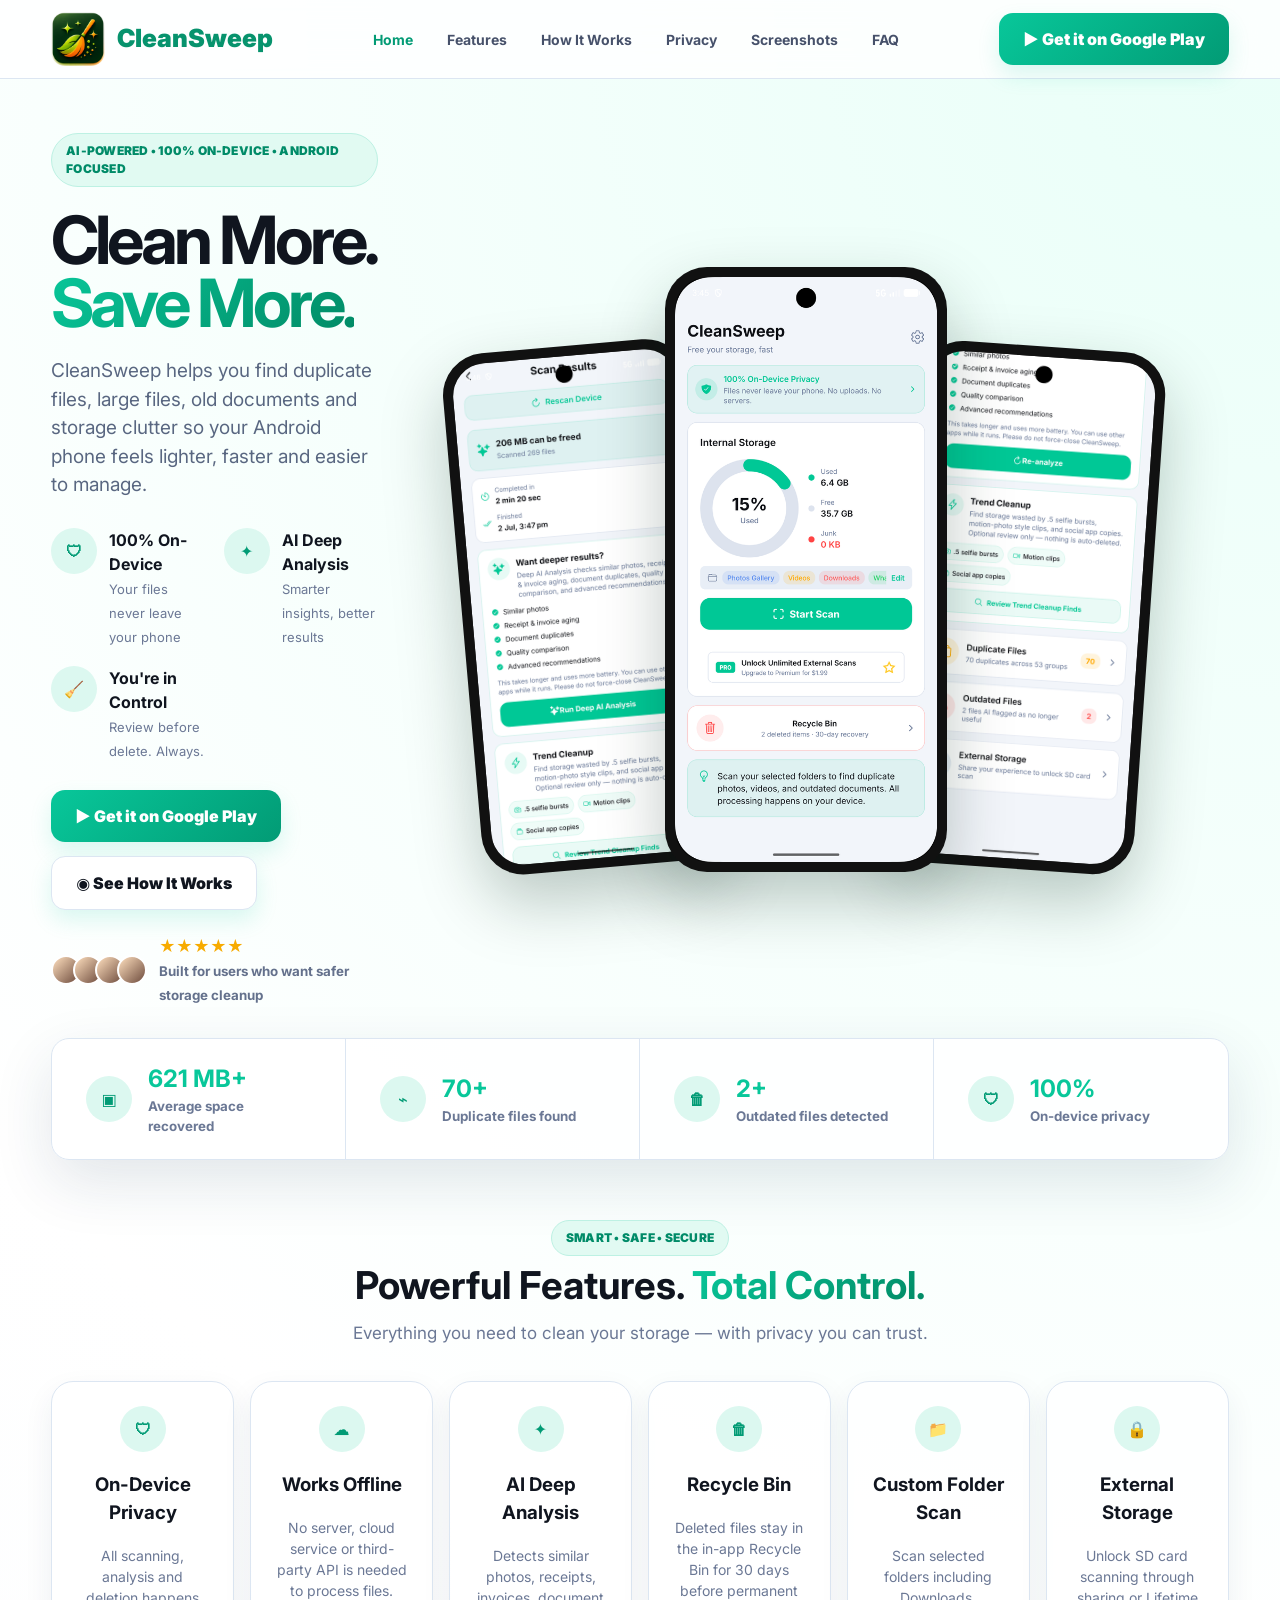
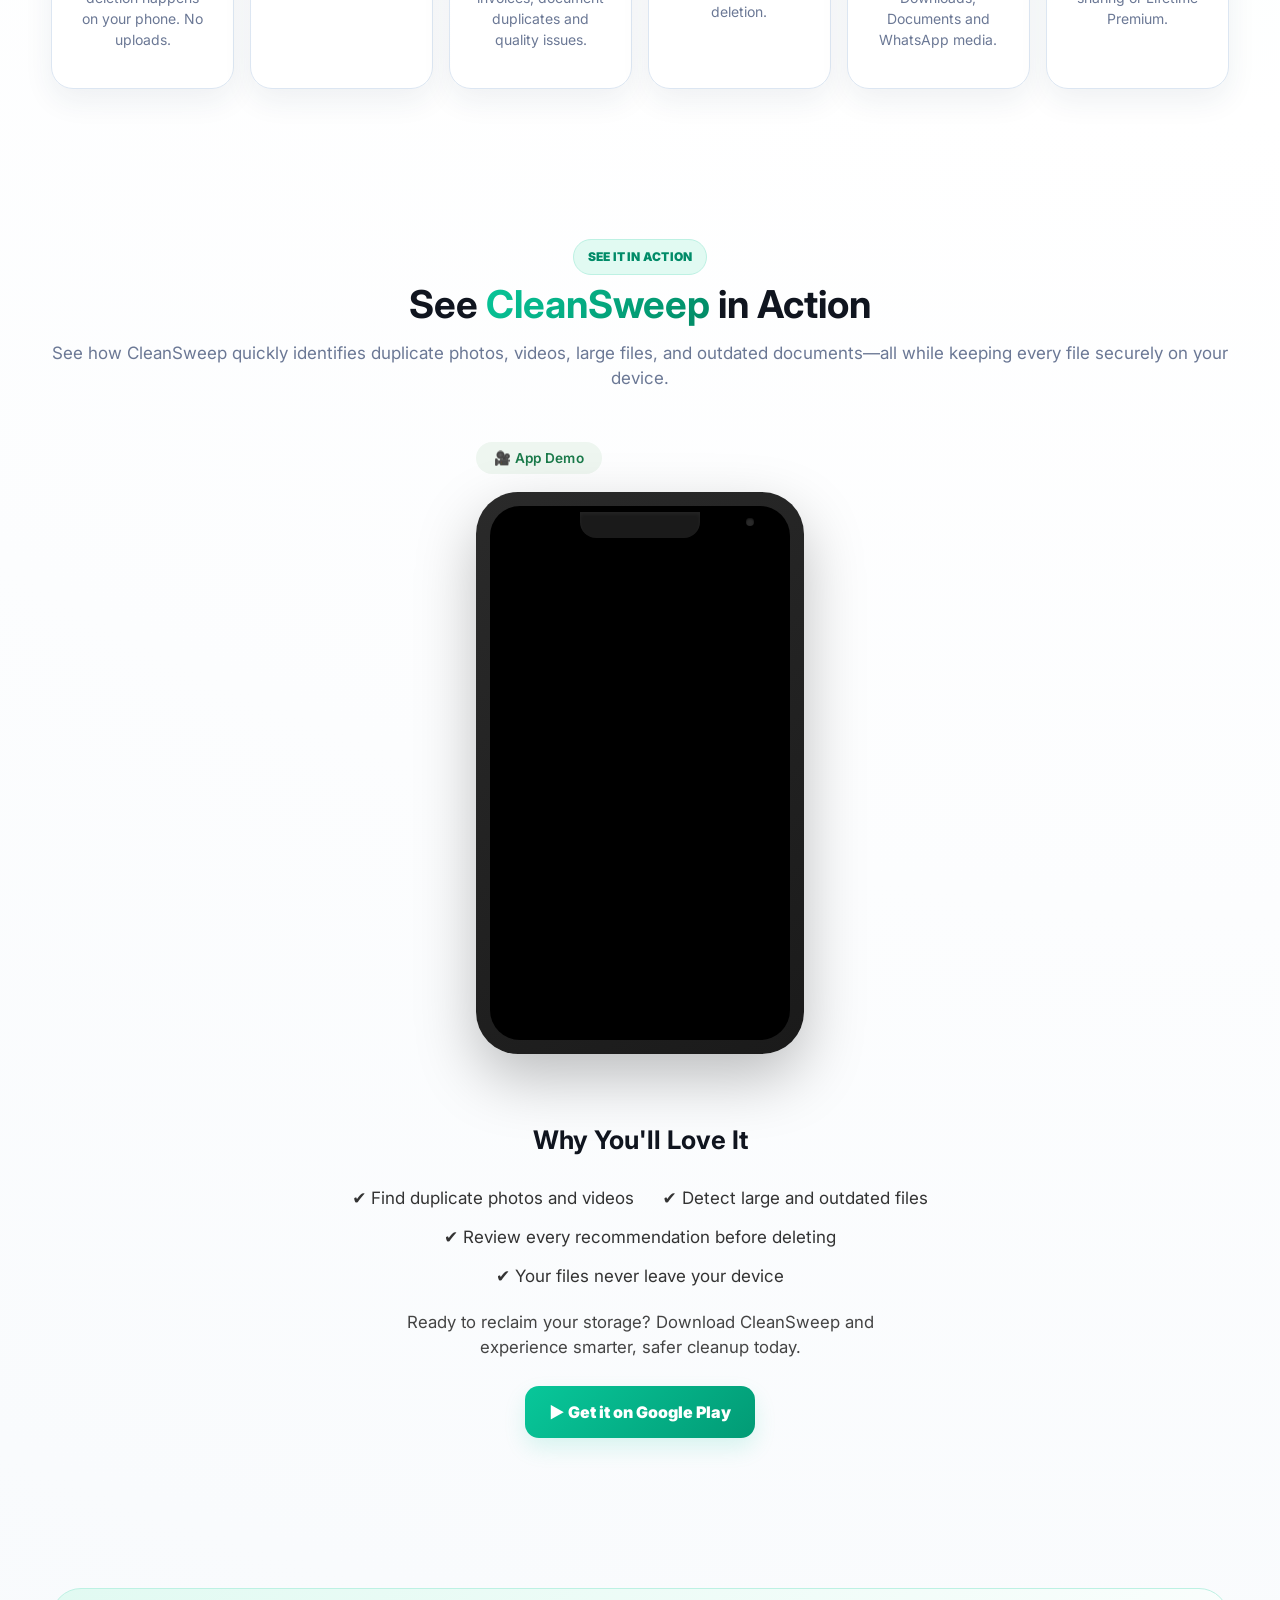
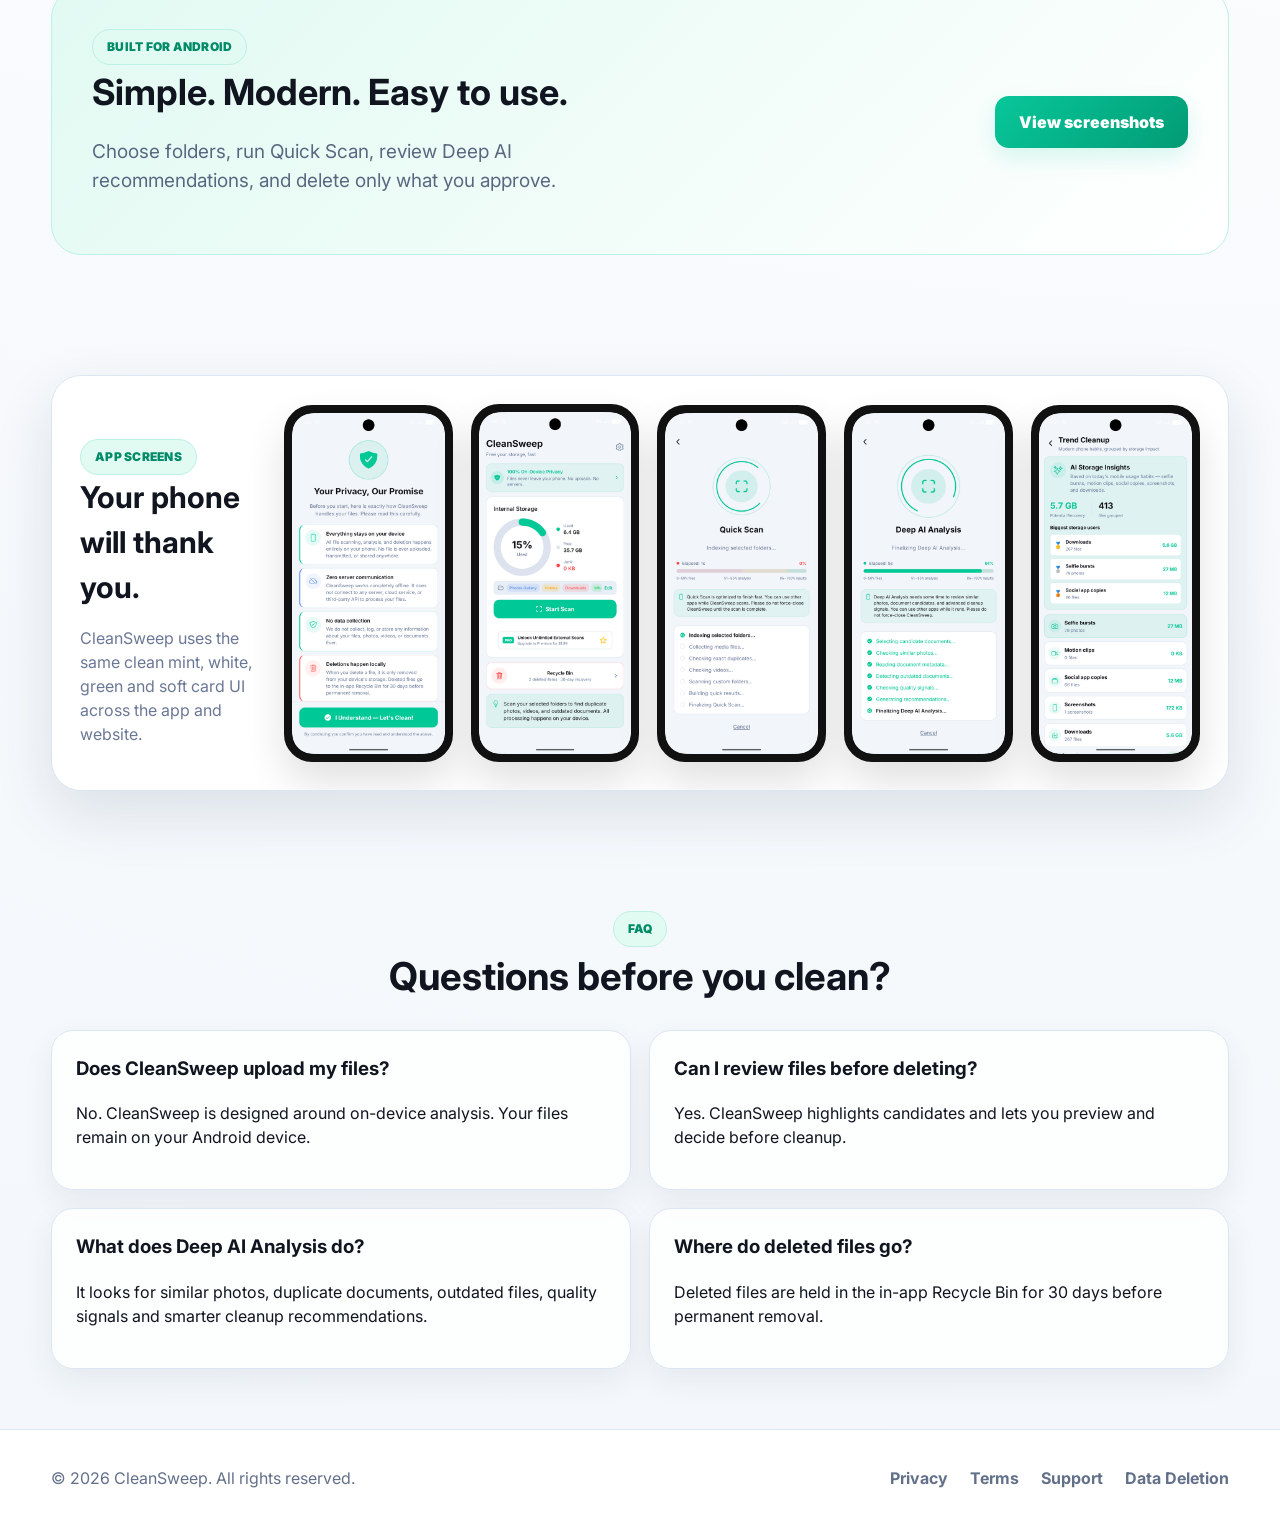
<file: index.html>
<!doctype html>
<html lang="en">
<head>
  <meta charset="utf-8">
  <meta name="viewport" content="width=device-width,initial-scale=1">
  <title>CleanSweep — AI-powered Android storage cleaner</title>
  <meta name="description" content="CleanSweep helps Android users find duplicate files, outdated documents, large files, and storage clutter with 100% on-device privacy.">
  <link rel="icon" href="assets/favicon.png">
  <link rel="preconnect" href="https://fonts.googleapis.com">
  <link rel="preconnect" href="https://fonts.gstatic.com" crossorigin>
  <link href="https://fonts.googleapis.com/css2?family=Inter:wght@400;600;700;800;900&display=swap" rel="stylesheet">
  <link rel="stylesheet" href="assets/styles.css">

  <!-- ============================================================
       DEMO VIDEO SECTION STYLES – move these to assets/styles.css
       ============================================================ -->
  <style>
    /* ----------------------------
       Demo Video Section
    ---------------------------- */
    .demo-section {
      padding-top: 90px;
      padding-bottom: 90px;
    }

    .demo-card {
      display: flex;
      flex-direction: column;
      align-items: center;
      margin-top: 50px;
      gap: 30px;
    }

    /* phone frame wrapper */
    .demo-phone-frame {
      position: relative;
      max-width: 340px;
      width: 100%;
      margin: 0 auto;
      border-radius: 42px;
      padding: 14px;
      background: linear-gradient(145deg, #2a2a2a, #1a1a1a);
      box-shadow: 0 24px 60px rgba(0, 0, 0, 0.25);
    }

    /* notch */
    .demo-phone-frame::before {
      content: '';
      position: absolute;
      top: 20px;
      left: 50%;
      transform: translateX(-50%);
      width: 120px;
      height: 26px;
      background: #1a1a1a;
      border-radius: 0 0 16px 16px;
      z-index: 10;
      box-shadow: inset 0 2px 4px rgba(255, 255, 255, 0.05);
    }

    /* camera dot */
    .demo-phone-frame::after {
      content: '';
      position: absolute;
      top: 26px;
      right: 50px;
      width: 8px;
      height: 8px;
      background: #2a2a2a;
      border-radius: 50%;
      z-index: 11;
      box-shadow: inset 0 1px 2px rgba(0, 0, 0, 0.6);
    }

    .demo-phone-screen {
      border-radius: 30px;
      overflow: hidden;
      background: #000;
      aspect-ratio: 9 / 16;
    }

    .demo-phone-screen iframe {
      width: 100%;
      height: 100%;
      border: 0;
      display: block;
    }

    /* badge above video */
    .demo-badge {
      display: inline-block;
      background: #eef6f0;
      color: #1a7a4a;
      font-weight: 600;
      font-size: 0.85rem;
      padding: 6px 18px;
      border-radius: 40px;
      letter-spacing: 0.3px;
      margin-bottom: 18px;
    }

    /* content below video */
    .demo-content {
      max-width: 600px;
      text-align: center;
      margin-top: 12px;
    }

    .demo-content h3 {
      margin-bottom: 18px;
      font-size: 1.6rem;
    }

    .demo-content ul {
      list-style: none;
      padding: 0;
      margin: 25px 0 20px;
      display: flex;
      flex-wrap: wrap;
      justify-content: center;
      gap: 12px 28px;
    }

    .demo-content li {
      font-size: 17px;
      color: #333;
      line-height: 1.6;
    }

    .demo-content .cta-text {
      font-size: 1.05rem;
      color: #444;
      margin: 16px 0 22px;
      max-width: 480px;
      margin-left: auto;
      margin-right: auto;
    }

    .demo-content .btn {
      margin-top: 4px;
    }

    /* mobile tweaks */
    @media (max-width: 600px) {
      .demo-phone-frame {
        max-width: 260px;
        padding: 10px;
        border-radius: 32px;
      }
      .demo-phone-screen {
        border-radius: 22px;
      }
      .demo-phone-frame::before {
        width: 90px;
        height: 20px;
        top: 14px;
      }
      .demo-phone-frame::after {
        top: 20px;
        right: 36px;
        width: 6px;
        height: 6px;
      }
      .demo-content ul {
        flex-direction: column;
        align-items: center;
        gap: 6px;
      }
      .demo-content .cta-text {
        font-size: 0.95rem;
      }
    }
  </style>
</head>
<body>

  <nav class="nav">
    <div class="container nav-inner">
      <a class="brand" href="index.html">
        <img src="assets/cleansweep-logo.png" alt="CleanSweep logo">
        <span>CleanSweep</span>
      </a>
      <div class="nav-links">
        <a class="active" href="index.html">Home</a>
        <a href="#features">Features</a>
        <a href="#how">How It Works</a>
        <a href="privacy.html">Privacy</a>
        <a href="#screenshots">Screenshots</a>
        <a href="#faq">FAQ</a>
      </div>
      <a class="nav-cta" href="#download">▶ Get it on Google Play</a>
      <button class="menu">☰</button>
    </div>
    <div class="mobile-bar">
      <a href="index.html">Home</a>
      <a href="#features">Features</a>
      <a href="privacy.html">Privacy</a>
      <a href="support.html">Support</a>
      <a href="contact.html">Contact</a>
    </div>
  </nav>

  <main>

    <!-- ===== HERO ===== -->
    <section class="hero">
      <div class="container hero-grid">
        <div>
          <span class="pill">AI-powered • 100% on-device • Android focused</span>
          <h1>Clean More.<br><span class="gradient">Save More.</span></h1>
          <p class="lead">CleanSweep helps you find duplicate files, large files, old documents and storage clutter so your Android phone feels lighter, faster and easier to manage.</p>
          <div class="hero-points">
            <div class="point">
              <div class="icon">🛡</div>
              <div><strong>100% On-Device</strong><span>Your files never leave your phone</span></div>
            </div>
            <div class="point">
              <div class="icon">✦</div>
              <div><strong>AI Deep Analysis</strong><span>Smarter insights, better results</span></div>
            </div>
            <div class="point">
              <div class="icon">🧹</div>
              <div><strong>You're in Control</strong><span>Review before delete. Always.</span></div>
            </div>
          </div>
          <div class="actions">
            <a class="btn primary" id="download" href="#">▶ Get it on Google Play</a>
            <a class="btn secondary" href="#how">◉ See How It Works</a>
          </div>
          <div class="rating">
            <div class="avatars"><span></span><span></span><span></span><span></span></div>
            <div>
              <div class="stars">★★★★★</div>
              <small>Built for users who want safer storage cleanup</small>
            </div>
          </div>
        </div>
        <div class="phones">
          <div class="phone one"><img src="assets/screenshots/results.png" alt="CleanSweep scan results screen"></div>
          <div class="phone two"><img src="assets/screenshots/home.png" alt="CleanSweep home screen"></div>
          <div class="phone three"><img src="assets/screenshots/duplicates.png" alt="CleanSweep duplicate files screen"></div>
        </div>
      </div>
    </section>

    <!-- ===== STATISTICS ===== -->
    <div class="container">
      <div class="statbar">
        <div class="stat">
          <div class="icon">▣</div>
          <div><b>621 MB+</b><small>Average space recovered</small></div>
        </div>
        <div class="stat">
          <div class="icon">⌁</div>
          <div><b>70+</b><small>Duplicate files found</small></div>
        </div>
        <div class="stat">
          <div class="icon">🗑</div>
          <div><b>2+</b><small>Outdated files detected</small></div>
        </div>
        <div class="stat">
          <div class="icon">🛡</div>
          <div><b>100%</b><small>On-device privacy</small></div>
        </div>
      </div>
    </div>

    <!-- ===== FEATURES ===== -->
    <section id="features" class="section">
      <div class="container">
        <div class="section-title">
          <span class="pill">Smart • Safe • Secure</span>
          <h2>Powerful Features. <span class="gradient">Total Control.</span></h2>
          <p>Everything you need to clean your storage — with privacy you can trust.</p>
        </div>
        <div class="features">
          <div class="card feature">
            <div class="icon">🛡</div>
            <h3>On-Device Privacy</h3>
            <p>All scanning, analysis and deletion happens on your phone. No uploads.</p>
          </div>
          <div class="card feature">
            <div class="icon">☁</div>
            <h3>Works Offline</h3>
            <p>No server, cloud service or third-party API is needed to process files.</p>
          </div>
          <div class="card feature">
            <div class="icon">✦</div>
            <h3>AI Deep Analysis</h3>
            <p>Detects similar photos, receipts, invoices, document duplicates and quality issues.</p>
          </div>
          <div class="card feature">
            <div class="icon">🗑</div>
            <h3>Recycle Bin</h3>
            <p>Deleted files stay in the in-app Recycle Bin for 30 days before permanent deletion.</p>
          </div>
          <div class="card feature">
            <div class="icon">📁</div>
            <h3>Custom Folder Scan</h3>
            <p>Scan selected folders including Downloads, Documents and WhatsApp media.</p>
          </div>
          <div class="card feature">
            <div class="icon">🔒</div>
            <h3>External Storage</h3>
            <p>Unlock SD card scanning through sharing or Lifetime Premium.</p>
          </div>
        </div>
      </div>
    </section>

    <!-- ===== 🎥 DEMO VIDEO SECTION (improved) ===== -->
    <section id="demo" class="section demo-section">
      <div class="container">
        <div class="section-title">
          <span class="pill">See It In Action</span>
          <h2>
            See <span class="gradient">CleanSweep</span> in Action
          </h2>
          <p>
            See how CleanSweep quickly identifies duplicate photos, videos,
            large files, and outdated documents—all while keeping every
            file securely on your device.
          </p>
        </div>

        <div class="demo-card">

          <!-- badge + phone frame -->
          <div class="demo-video-wrapper">
            <span class="demo-badge">🎥 App Demo</span>
            <div class="demo-phone-frame">
              <div class="demo-phone-screen">
                <div class="video-wrapper">
                  <iframe
                    src="https://www.youtube.com/embed/uH63S_wUovk"
                    title="CleanSweep Demo"
                    allow="accelerometer; autoplay; clipboard-write; encrypted-media; gyroscope; picture-in-picture; web-share"
                    allowfullscreen
                    loading="lazy">
                  </iframe>
                </div>
              </div>
            </div>
          </div>

          <!-- content below video -->
          <div class="demo-content">
            <h3>Why You'll Love It</h3>
            <ul>
              <li>✔ Find duplicate photos and videos</li>
              <li>✔ Detect large and outdated files</li>
              <li>✔ Review every recommendation before deleting</li>
              <li>✔ Your files never leave your device</li>
            </ul>

            <p class="cta-text">
              Ready to reclaim your storage? Download CleanSweep and experience
              smarter, safer cleanup today.
            </p>

            <a class="btn primary" href="#download">
              ▶ Get it on Google Play
            </a>
          </div>

        </div>
      </div>
    </section>

    <!-- ===== HOW IT WORKS ===== -->
    <section id="how" class="section">
      <div class="container">
        <div class="wide-cta">
          <div>
            <span class="pill">Built for Android</span>
            <h2>Simple. Modern. Easy to use.</h2>
            <p class="lead">Choose folders, run Quick Scan, review Deep AI recommendations, and delete only what you approve.</p>
          </div>
          <a class="btn primary" href="#screenshots">View screenshots</a>
        </div>
      </div>
    </section>

    <!-- ===== SCREENSHOTS ===== -->
    <section id="screenshots" class="section">
      <div class="container showcase">
        <div class="shot-row">
          <div class="shot-copy">
            <span class="pill">App Screens</span>
            <h3>Your phone will thank you.</h3>
            <p>CleanSweep uses the same clean mint, white, green and soft card UI across the app and website.</p>
          </div>
          <div class="mini-phone"><img src="assets/screenshots/privacy.png" alt="Privacy promise screen"></div>
          <div class="mini-phone"><img src="assets/screenshots/home.png" alt="Home screen"></div>
          <div class="mini-phone"><img src="assets/screenshots/quick-scan.png" alt="Quick scan screen"></div>
          <div class="mini-phone"><img src="assets/screenshots/deep-results.png" alt="Deep AI results screen"></div>
          <div class="mini-phone"><img src="assets/screenshots/outdated.png" alt="Outdated files screen"></div>
        </div>
      </div>
    </section>

    <!-- ===== FAQ ===== -->
    <section id="faq" class="section">
      <div class="container">
        <div class="section-title">
          <span class="pill">FAQ</span>
          <h2>Questions before you clean?</h2>
        </div>
        <div class="faq-grid">
          <div class="card faq">
            <h3>Does CleanSweep upload my files?</h3>
            <p>No. CleanSweep is designed around on-device analysis. Your files remain on your Android device.</p>
          </div>
          <div class="card faq">
            <h3>Can I review files before deleting?</h3>
            <p>Yes. CleanSweep highlights candidates and lets you preview and decide before cleanup.</p>
          </div>
          <div class="card faq">
            <h3>What does Deep AI Analysis do?</h3>
            <p>It looks for similar photos, duplicate documents, outdated files, quality signals and smarter cleanup recommendations.</p>
          </div>
          <div class="card faq">
            <h3>Where do deleted files go?</h3>
            <p>Deleted files are held in the in-app Recycle Bin for 30 days before permanent removal.</p>
          </div>
        </div>
      </div>
    </section>

  </main>

  <!-- ===== FOOTER ===== -->
  <footer class="footer">
    <div class="container footer-grid">
      <div>© <span data-year></span> CleanSweep. All rights reserved.</div>
      <div>
        <a href="privacy.html">Privacy</a>
        <a href="terms.html">Terms</a>
        <a href="support.html">Support</a>
        <a href="delete-account.html">Data Deletion</a>
      </div>
    </div>
  </footer>

  <script src="assets/main.js"></script>
</body>
</html>
</file>
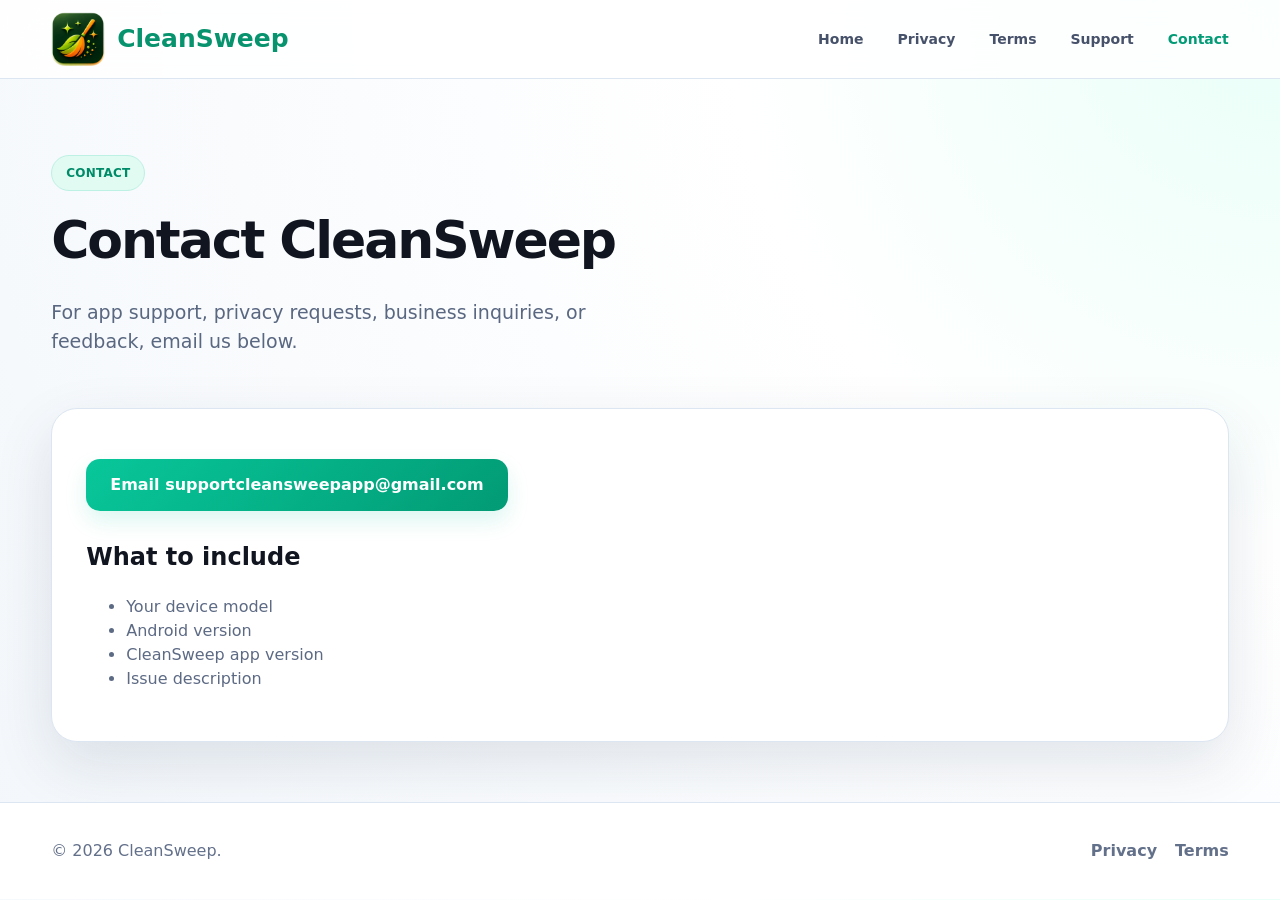
<file: contact.html>
<!doctype html><html lang="en"><head><meta charset="utf-8"><meta name="viewport" content="width=device-width,initial-scale=1"><title>Contact — CleanSweep</title><link rel="icon" href="assets/favicon.png"><link rel="stylesheet" href="assets/styles.css"></head><body><nav class="nav"><div class="container nav-inner"><a class="brand" href="index.html"><img src="assets/cleansweep-logo.png" alt="CleanSweep logo"><span>CleanSweep</span></a><div class="nav-links"><a href="index.html">Home</a><a href="privacy.html">Privacy</a><a href="terms.html">Terms</a><a href="support.html">Support</a><a class="active" href="contact.html">Contact</a></div></div></nav><main class="container"><section class="page-hero"><span class="pill">Contact</span><h1>Contact CleanSweep</h1><p class="lead">For app support, privacy requests, business inquiries, or feedback, email us below.</p></section><article class="content"><p><a class="btn primary" href="mailto:supportcleansweepapp@gmail.com?subject=CleanSweep%20Support%20Request">Email supportcleansweepapp@gmail.com</a></p><h2>What to include</h2><ul><li>Your device model</li><li>Android version</li><li>CleanSweep app version</li><li>Issue description</li></ul></article></main><footer class="footer"><div class="container footer-grid"><div>© <span data-year></span> CleanSweep.</div><div><a href="privacy.html">Privacy</a><a href="terms.html">Terms</a></div></div></footer><script src="assets/main.js"></script></body></html>
</file>
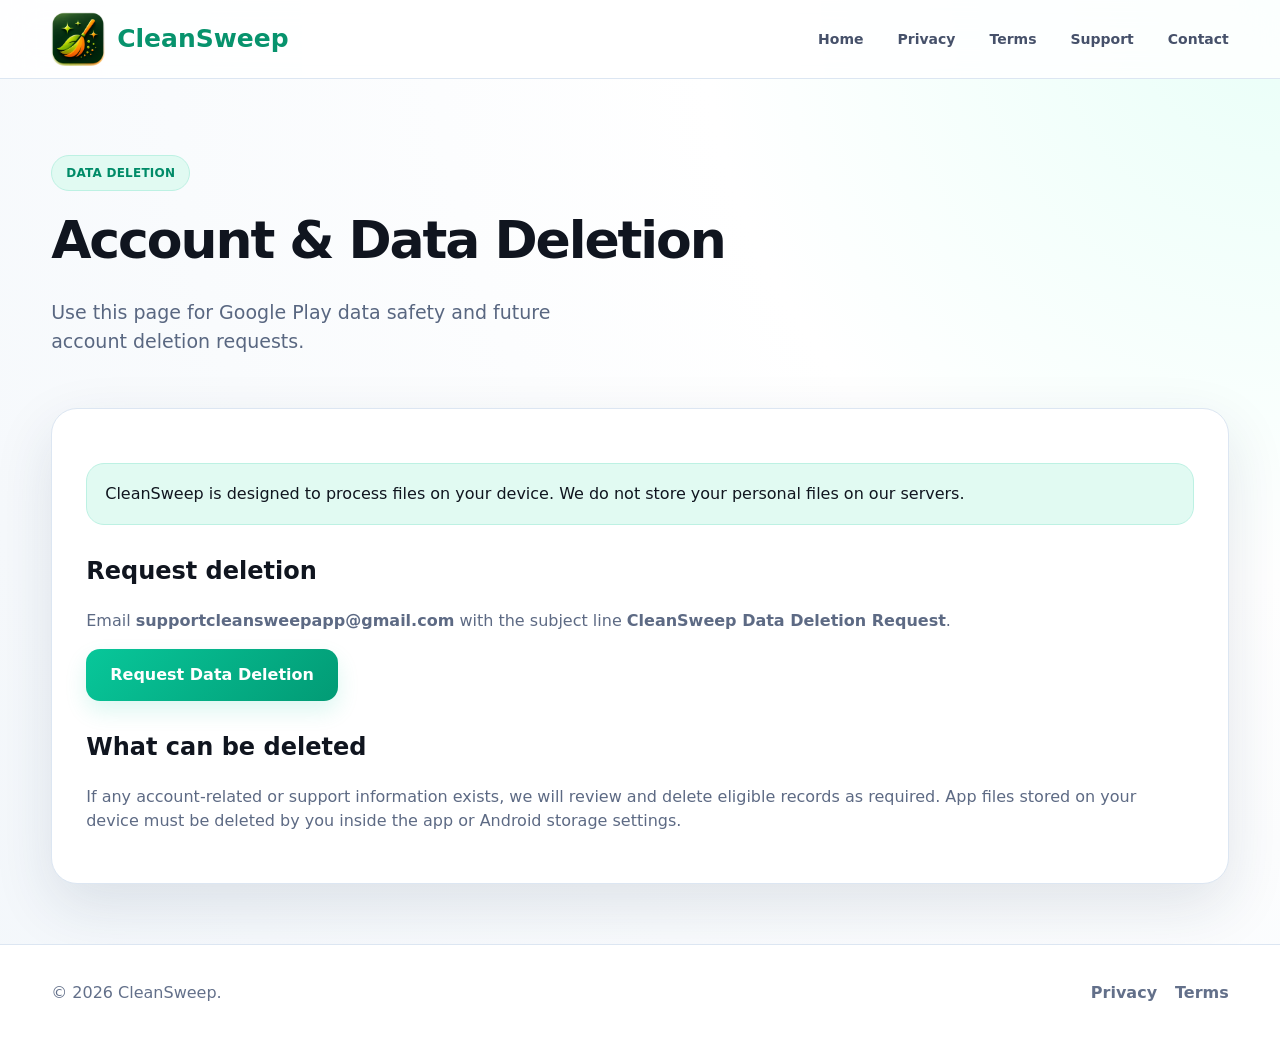
<file: delete-account.html>
<!doctype html><html lang="en"><head><meta charset="utf-8"><meta name="viewport" content="width=device-width,initial-scale=1"><title>Data Deletion — CleanSweep</title><link rel="icon" href="assets/favicon.png"><link rel="stylesheet" href="assets/styles.css"></head><body><nav class="nav"><div class="container nav-inner"><a class="brand" href="index.html"><img src="assets/cleansweep-logo.png" alt="CleanSweep logo"><span>CleanSweep</span></a><div class="nav-links"><a href="index.html">Home</a><a href="privacy.html">Privacy</a><a href="terms.html">Terms</a><a href="support.html">Support</a><a href="contact.html">Contact</a></div></div></nav><main class="container"><section class="page-hero"><span class="pill">Data deletion</span><h1>Account & Data Deletion</h1><p class="lead">Use this page for Google Play data safety and future account deletion requests.</p></section><article class="content"><div class="notice">CleanSweep is designed to process files on your device. We do not store your personal files on our servers.</div><h2>Request deletion</h2><p>Email <strong>supportcleansweepapp@gmail.com</strong> with the subject line <strong>CleanSweep Data Deletion Request</strong>.</p><p><a class="btn primary" href="mailto:supportcleansweepapp@gmail.com?subject=CleanSweep%20Data%20Deletion%20Request">Request Data Deletion</a></p><h2>What can be deleted</h2><p>If any account-related or support information exists, we will review and delete eligible records as required. App files stored on your device must be deleted by you inside the app or Android storage settings.</p></article></main><footer class="footer"><div class="container footer-grid"><div>© <span data-year></span> CleanSweep.</div><div><a href="privacy.html">Privacy</a><a href="terms.html">Terms</a></div></div></footer><script src="assets/main.js"></script></body></html>
</file>
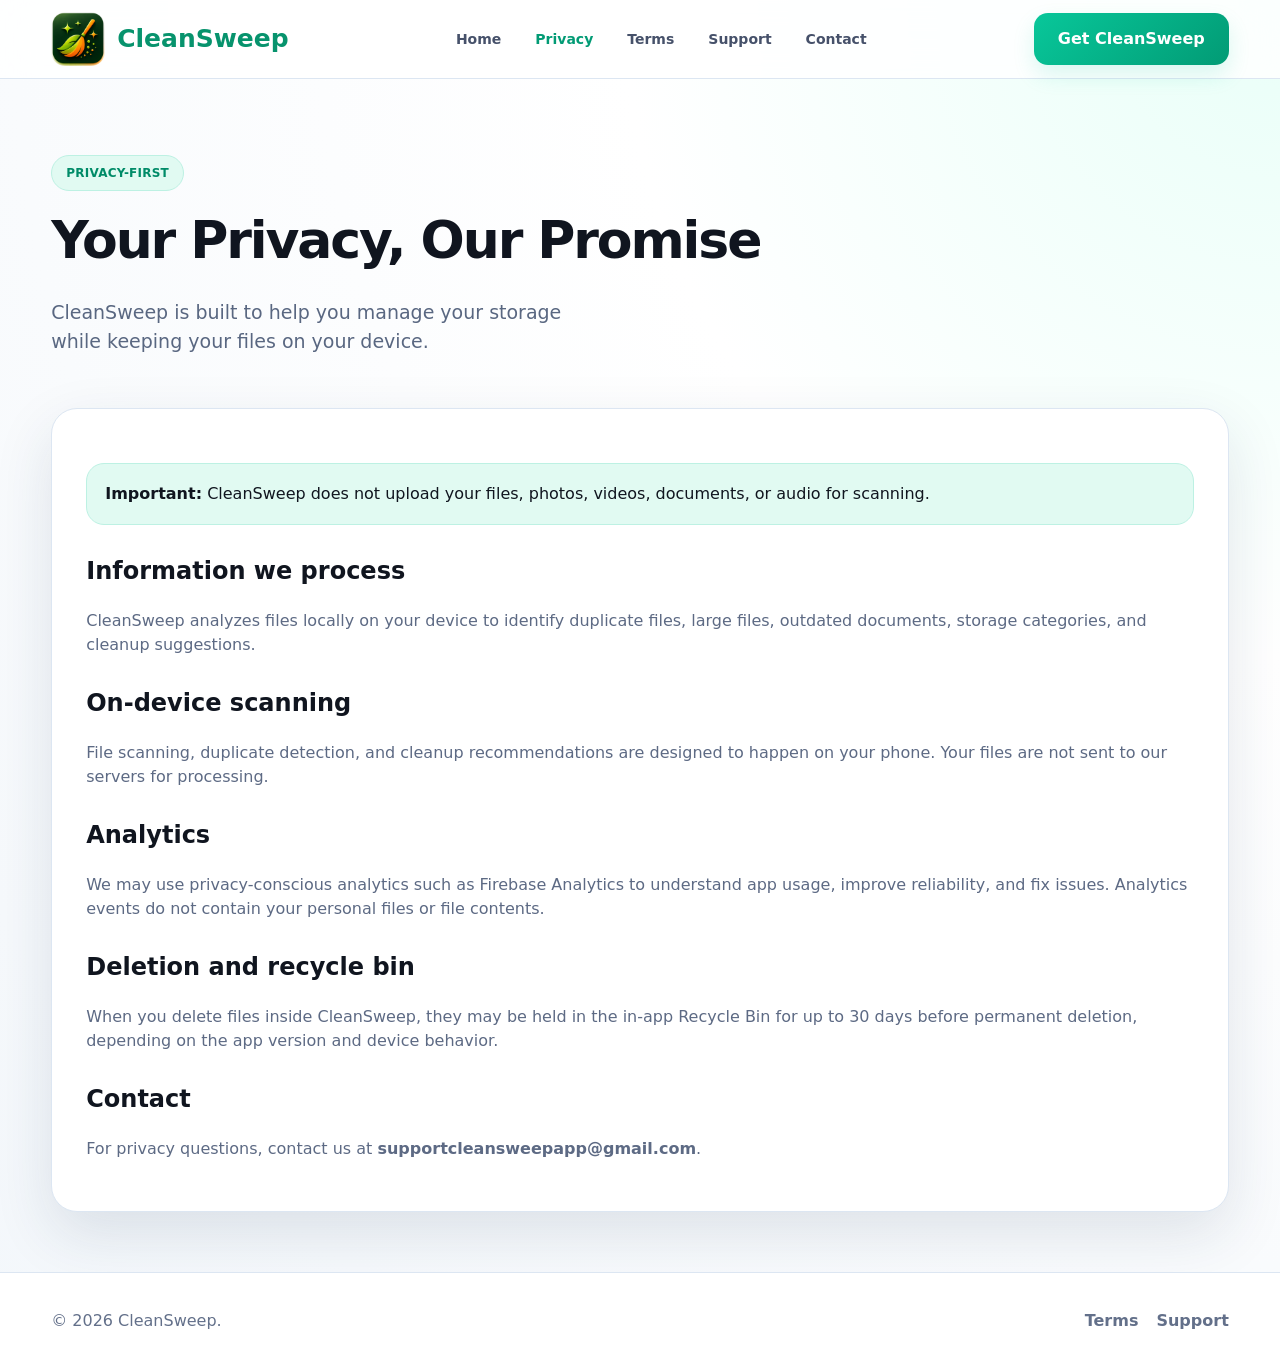
<file: privacy.html>
<!doctype html><html lang="en"><head><meta charset="utf-8"><meta name="viewport" content="width=device-width,initial-scale=1"><title>Privacy Policy — CleanSweep</title><link rel="icon" href="assets/favicon.png"><link rel="stylesheet" href="assets/styles.css"></head><body><nav class="nav"><div class="container nav-inner"><a class="brand" href="index.html"><img src="assets/cleansweep-logo.png" alt="CleanSweep logo"><span>CleanSweep</span></a><div class="nav-links"><a href="index.html">Home</a><a class="active" href="privacy.html">Privacy</a><a href="terms.html">Terms</a><a href="support.html">Support</a><a href="contact.html">Contact</a></div><a class="nav-cta" href="index.html#download">Get CleanSweep</a></div></nav><main class="container"><section class="page-hero"><span class="pill">Privacy-first</span><h1>Your Privacy, Our Promise</h1><p class="lead">CleanSweep is built to help you manage your storage while keeping your files on your device.</p></section><article class="content"><div class="notice"><strong>Important:</strong> CleanSweep does not upload your files, photos, videos, documents, or audio for scanning.</div><h2>Information we process</h2><p>CleanSweep analyzes files locally on your device to identify duplicate files, large files, outdated documents, storage categories, and cleanup suggestions.</p><h2>On-device scanning</h2><p>File scanning, duplicate detection, and cleanup recommendations are designed to happen on your phone. Your files are not sent to our servers for processing.</p><h2>Analytics</h2><p>We may use privacy-conscious analytics such as Firebase Analytics to understand app usage, improve reliability, and fix issues. Analytics events do not contain your personal files or file contents.</p><h2>Deletion and recycle bin</h2><p>When you delete files inside CleanSweep, they may be held in the in-app Recycle Bin for up to 30 days before permanent deletion, depending on the app version and device behavior.</p><h2>Contact</h2><p>For privacy questions, contact us at <strong>supportcleansweepapp@gmail.com</strong>.</p></article></main><footer class="footer"><div class="container footer-grid"><div>© <span data-year></span> CleanSweep.</div><div><a href="terms.html">Terms</a><a href="support.html">Support</a></div></div></footer><script src="assets/main.js"></script></body></html>
</file>
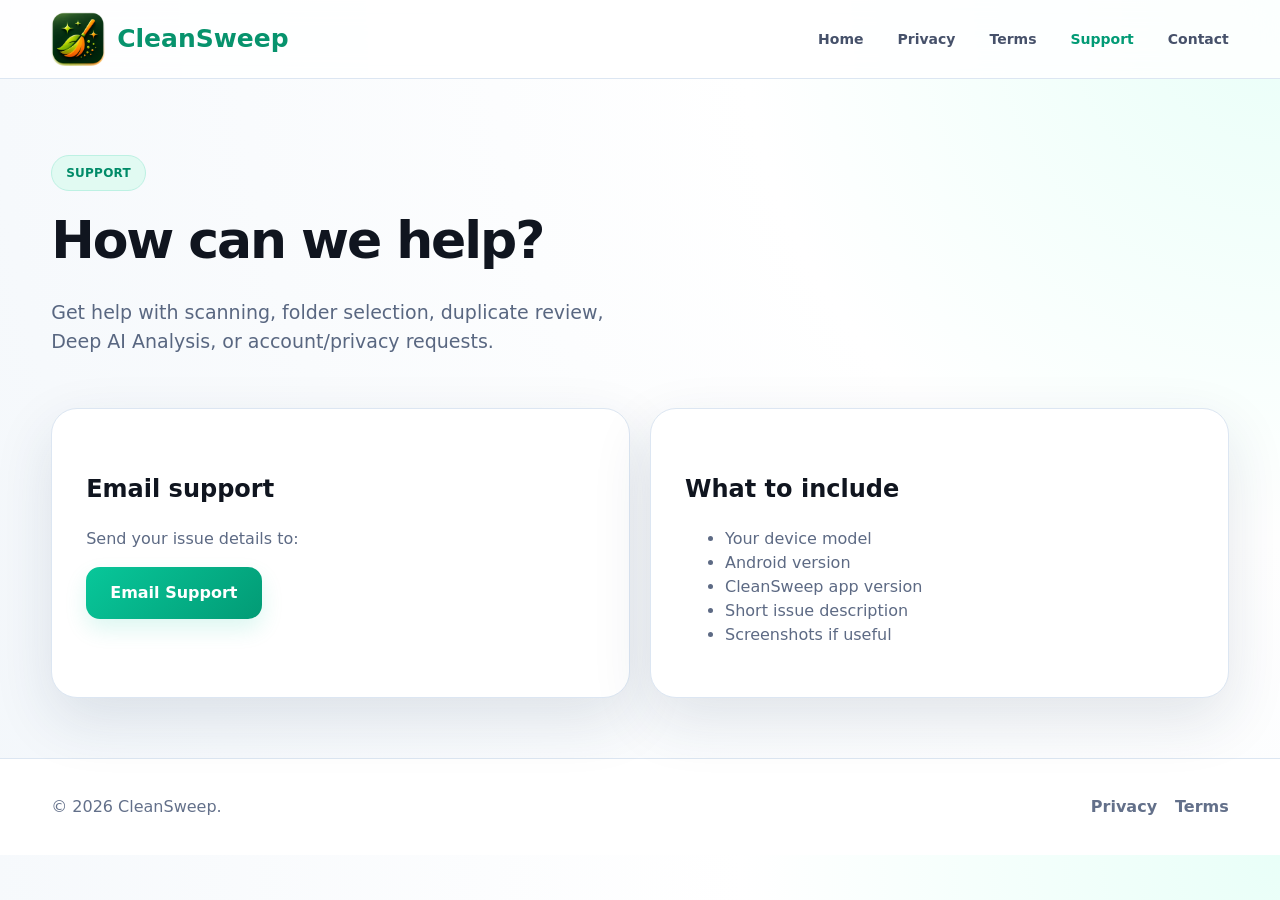
<file: support.html>
<!doctype html><html lang="en"><head><meta charset="utf-8"><meta name="viewport" content="width=device-width,initial-scale=1"><title>Support — CleanSweep</title><link rel="icon" href="assets/favicon.png"><link rel="stylesheet" href="assets/styles.css"></head><body><nav class="nav"><div class="container nav-inner"><a class="brand" href="index.html"><img src="assets/cleansweep-logo.png" alt="CleanSweep logo"><span>CleanSweep</span></a><div class="nav-links"><a href="index.html">Home</a><a href="privacy.html">Privacy</a><a href="terms.html">Terms</a><a class="active" href="support.html">Support</a><a href="contact.html">Contact</a></div></div></nav><main class="container"><section class="page-hero"><span class="pill">Support</span><h1>How can we help?</h1><p class="lead">Get help with scanning, folder selection, duplicate review, Deep AI Analysis, or account/privacy requests.</p></section><div class="contact-grid"><div class="content"><h2>Email support</h2><p>Send your issue details to:</p><p><a class="btn primary" href="mailto:supportcleansweepapp@gmail.com?subject=CleanSweep%20Support%20Request">Email Support</a></p></div><div class="content"><h2>What to include</h2><ul><li>Your device model</li><li>Android version</li><li>CleanSweep app version</li><li>Short issue description</li><li>Screenshots if useful</li></ul></div></div></main><footer class="footer"><div class="container footer-grid"><div>© <span data-year></span> CleanSweep.</div><div><a href="privacy.html">Privacy</a><a href="terms.html">Terms</a></div></div></footer><script src="assets/main.js"></script></body></html>
</file>
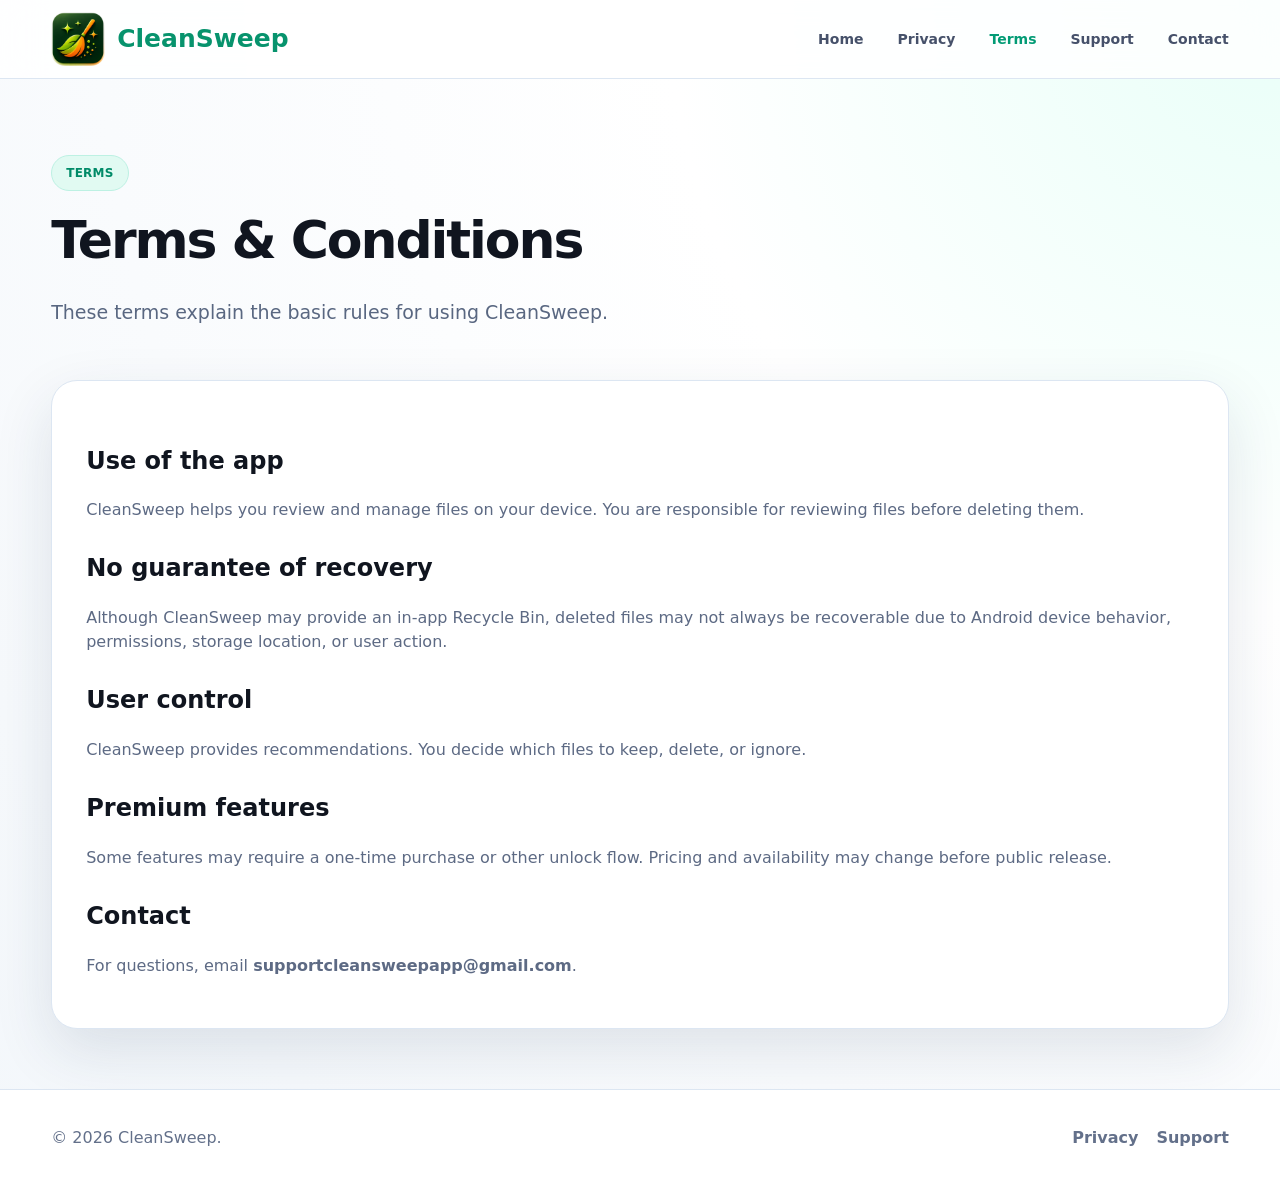
<file: terms.html>
<!doctype html><html lang="en"><head><meta charset="utf-8"><meta name="viewport" content="width=device-width,initial-scale=1"><title>Terms — CleanSweep</title><link rel="icon" href="assets/favicon.png"><link rel="stylesheet" href="assets/styles.css"></head><body><nav class="nav"><div class="container nav-inner"><a class="brand" href="index.html"><img src="assets/cleansweep-logo.png" alt="CleanSweep logo"><span>CleanSweep</span></a><div class="nav-links"><a href="index.html">Home</a><a href="privacy.html">Privacy</a><a class="active" href="terms.html">Terms</a><a href="support.html">Support</a><a href="contact.html">Contact</a></div></div></nav><main class="container"><section class="page-hero"><span class="pill">Terms</span><h1>Terms & Conditions</h1><p class="lead">These terms explain the basic rules for using CleanSweep.</p></section><article class="content"><h2>Use of the app</h2><p>CleanSweep helps you review and manage files on your device. You are responsible for reviewing files before deleting them.</p><h2>No guarantee of recovery</h2><p>Although CleanSweep may provide an in-app Recycle Bin, deleted files may not always be recoverable due to Android device behavior, permissions, storage location, or user action.</p><h2>User control</h2><p>CleanSweep provides recommendations. You decide which files to keep, delete, or ignore.</p><h2>Premium features</h2><p>Some features may require a one-time purchase or other unlock flow. Pricing and availability may change before public release.</p><h2>Contact</h2><p>For questions, email <strong>supportcleansweepapp@gmail.com</strong>.</p></article></main><footer class="footer"><div class="container footer-grid"><div>© <span data-year></span> CleanSweep.</div><div><a href="privacy.html">Privacy</a><a href="support.html">Support</a></div></div></footer><script src="assets/main.js"></script></body></html>
</file>
<file: assets/styles.css>
:root{--bg:#f3f7fb;--surface:#fff;--mint:#dff8f3;--mint2:#ecfffa;--green:#08c79a;--green2:#029b75;--dark:#10151f;--muted:#6b7895;--line:#dce6f2;--orange:#f6a500;--red:#ff4d55;--blue:#5d8df6;--shadow:0 22px 60px rgba(25,49,82,.12);--radius:28px}*{box-sizing:border-box}html{scroll-behavior:smooth}body{margin:0;font-family:Inter,ui-sans-serif,system-ui,-apple-system,Segoe UI,Roboto,Arial,sans-serif;background:radial-gradient(circle at top right,#e9fff8 0,#fff 35%,var(--bg) 100%);color:var(--dark);line-height:1.5}a{color:inherit;text-decoration:none}img{max-width:100%;display:block}.container{width:min(1180px,92vw);margin:auto}.nav{position:sticky;top:0;z-index:50;background:rgba(255,255,255,.82);backdrop-filter:blur(18px);border-bottom:1px solid var(--line)}.nav-inner{display:flex;align-items:center;justify-content:space-between;height:78px}.brand{display:flex;align-items:center;gap:12px;font-weight:900;font-size:25px;color:#07936d}.brand img{width:54px;height:54px;border-radius:14px}.nav-links{display:flex;gap:34px;font-weight:700;color:#46516a;font-size:14px}.nav-links a.active,.nav-links a:hover{color:var(--green2)}.nav-cta,.btn{display:inline-flex;align-items:center;justify-content:center;gap:10px;border-radius:14px;padding:14px 24px;font-weight:900;border:1px solid var(--line);box-shadow:0 10px 22px rgba(8,199,154,.14)}.nav-cta,.btn.primary{background:linear-gradient(135deg,var(--green),var(--green2));color:white;border:0}.btn.secondary{background:white}.menu{display:none;border:0;background:#eef7f4;border-radius:12px;padding:10px;font-size:22px}.hero{padding:54px 0 42px}.hero-grid{display:grid;grid-template-columns:.9fr 1.25fr;align-items:center;gap:42px}.pill{display:inline-flex;gap:10px;align-items:center;padding:8px 14px;border-radius:999px;background:#e1faf2;color:#008b68;border:1px solid #bdf1e3;font-size:12px;font-weight:900;letter-spacing:.02em;text-transform:uppercase}.hero h1{font-size:clamp(46px,5.2vw,78px);line-height:.95;margin:22px 0 22px;letter-spacing:-.06em}.gradient{background:linear-gradient(135deg,#08c79a,#018964);-webkit-background-clip:text;background-clip:text;color:transparent}.lead{font-size:19px;color:#596781;max-width:560px}.hero-points{display:grid;grid-template-columns:1fr 1fr;gap:18px;margin:28px 0}.point{display:flex;gap:12px;align-items:flex-start}.icon{width:46px;height:46px;border-radius:50%;display:grid;place-items:center;background:#dcf8f0;color:var(--green2);font-weight:900;flex:0 0 auto}.point strong{display:block}.point span{font-size:13px;color:var(--muted)}.actions{display:flex;gap:14px;flex-wrap:wrap;margin-top:25px}.rating{display:flex;gap:12px;align-items:center;margin-top:24px;color:#64718c;font-weight:700}.avatars{display:flex}.avatars span{width:30px;height:30px;border-radius:50%;background:linear-gradient(135deg,#ffe0bf,#6d4b3d);border:2px solid white;margin-left:-8px}.avatars span:first-child{margin-left:0}.stars{color:#f7ab00}.phones{position:relative;min-height:600px;display:flex;align-items:flex-end;justify-content:center}.phone{width:245px;border-radius:42px;background:#111;padding:10px;box-shadow:0 28px 65px rgba(3,34,24,.25);position:relative}.phone img{border-radius:33px}.phone.one{transform:rotate(-5deg) translateX(42px);z-index:1}.phone.two{width:282px;z-index:3}.phone.three{transform:rotate(4deg) translateX(-42px);z-index:2}.statbar{margin-top:-10px;background:rgba(255,255,255,.9);border:1px solid var(--line);box-shadow:var(--shadow);border-radius:18px;display:grid;grid-template-columns:repeat(4,1fr);overflow:hidden}.stat{display:flex;align-items:center;gap:16px;padding:22px 34px;border-right:1px solid var(--line)}.stat:last-child{border-right:0}.stat b{font-size:24px;color:var(--green)}.stat small{display:block;color:var(--muted);font-weight:700}.section{padding:60px 0}.section-title{text-align:center;margin-bottom:34px}.section-title h2{font-size:clamp(30px,3vw,46px);line-height:1;margin:10px 0}.section-title p{color:var(--muted);font-size:17px}.features{display:grid;grid-template-columns:repeat(6,1fr);gap:16px}.card{background:rgba(255,255,255,.84);border:1px solid var(--line);border-radius:22px;padding:24px;box-shadow:0 12px 30px rgba(30,56,88,.07)}.feature{text-align:center}.feature .icon{margin:0 auto 16px}.feature p{font-size:14px;color:var(--muted)}.showcase{background:white;border:1px solid var(--line);border-radius:30px;padding:28px;box-shadow:var(--shadow);overflow:hidden}.shot-row{display:grid;grid-template-columns:1.1fr repeat(5,1fr);gap:18px;align-items:end}.shot-copy h3{font-size:30px;margin:0 0 10px}.shot-copy p{color:var(--muted)}.mini-phone{border:8px solid #111;border-radius:28px;overflow:hidden;box-shadow:0 20px 40px rgba(0,0,0,.12);background:#111}.wide-cta{background:linear-gradient(135deg,#e1faf2,#fff);border:1px solid #bdf1e3;border-radius:30px;padding:40px;display:grid;grid-template-columns:1fr auto;gap:22px;align-items:center}.wide-cta h2{font-size:36px;margin:0 0 8px}.faq-grid{display:grid;grid-template-columns:repeat(2,1fr);gap:18px}.faq h3{margin-top:0}.footer{padding:36px 0;border-top:1px solid var(--line);background:#fff}.footer-grid{display:flex;justify-content:space-between;gap:24px;align-items:center;color:#63708a}.footer a{font-weight:700;margin-left:18px}.page-hero{padding:76px 0 34px}.page-hero h1{font-size:52px;letter-spacing:-.04em;margin:10px 0}.content{background:white;border:1px solid var(--line);border-radius:26px;padding:34px;box-shadow:var(--shadow);margin-bottom:60px}.content h2{margin-top:28px}.content p,.content li{color:#5d6a84}.notice{background:#e1faf2;border:1px solid #bdf1e3;border-radius:18px;padding:18px;margin:20px 0}.contact-grid{display:grid;grid-template-columns:1fr 1fr;gap:20px}.mobile-bar{display:none}.screenshot-gallery{display:grid;grid-template-columns:repeat(5,1fr);gap:18px}@media(max-width:1000px){.nav-links,.nav-cta{display:none}.menu{display:block}.mobile-bar.open{display:grid}.mobile-bar{position:absolute;left:0;right:0;top:78px;background:white;border-bottom:1px solid var(--line);padding:20px;gap:14px}.hero-grid{grid-template-columns:1fr}.phones{min-height:auto}.features{grid-template-columns:repeat(2,1fr)}.shot-row{grid-template-columns:repeat(2,1fr)}.statbar{grid-template-columns:repeat(2,1fr)}.wide-cta{grid-template-columns:1fr}.faq-grid,.contact-grid{grid-template-columns:1fr}.screenshot-gallery{grid-template-columns:repeat(2,1fr)}}@media(max-width:640px){.hero-points,.statbar{grid-template-columns:1fr}.stat{border-right:0;border-bottom:1px solid var(--line)}.phones{display:block}.phone{width:68%;margin:0 auto 18px}.phone.one,.phone.three{display:none}.features{grid-template-columns:1fr}.shot-row{grid-template-columns:1fr}.hero h1{font-size:48px}.section{padding:42px 0}.brand span{font-size:21px}.screenshot-gallery{grid-template-columns:1fr}}
</file>
